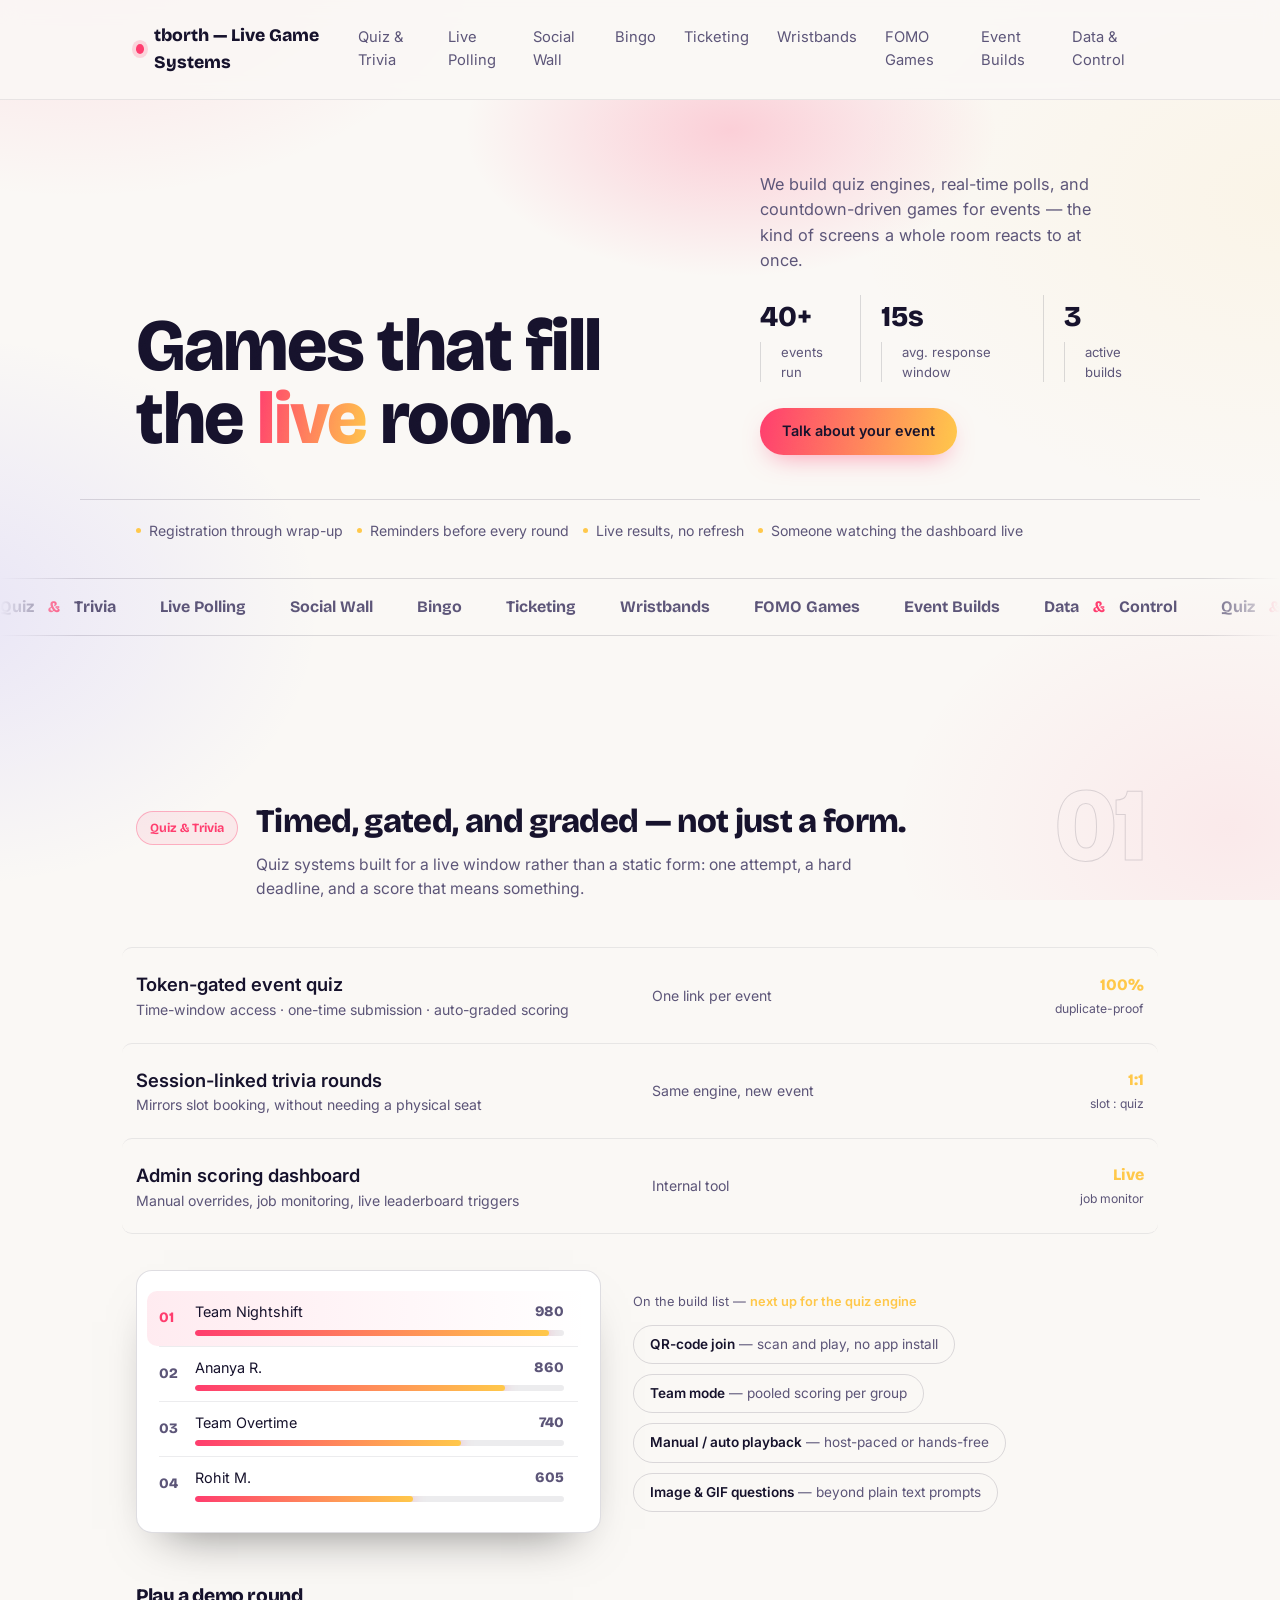
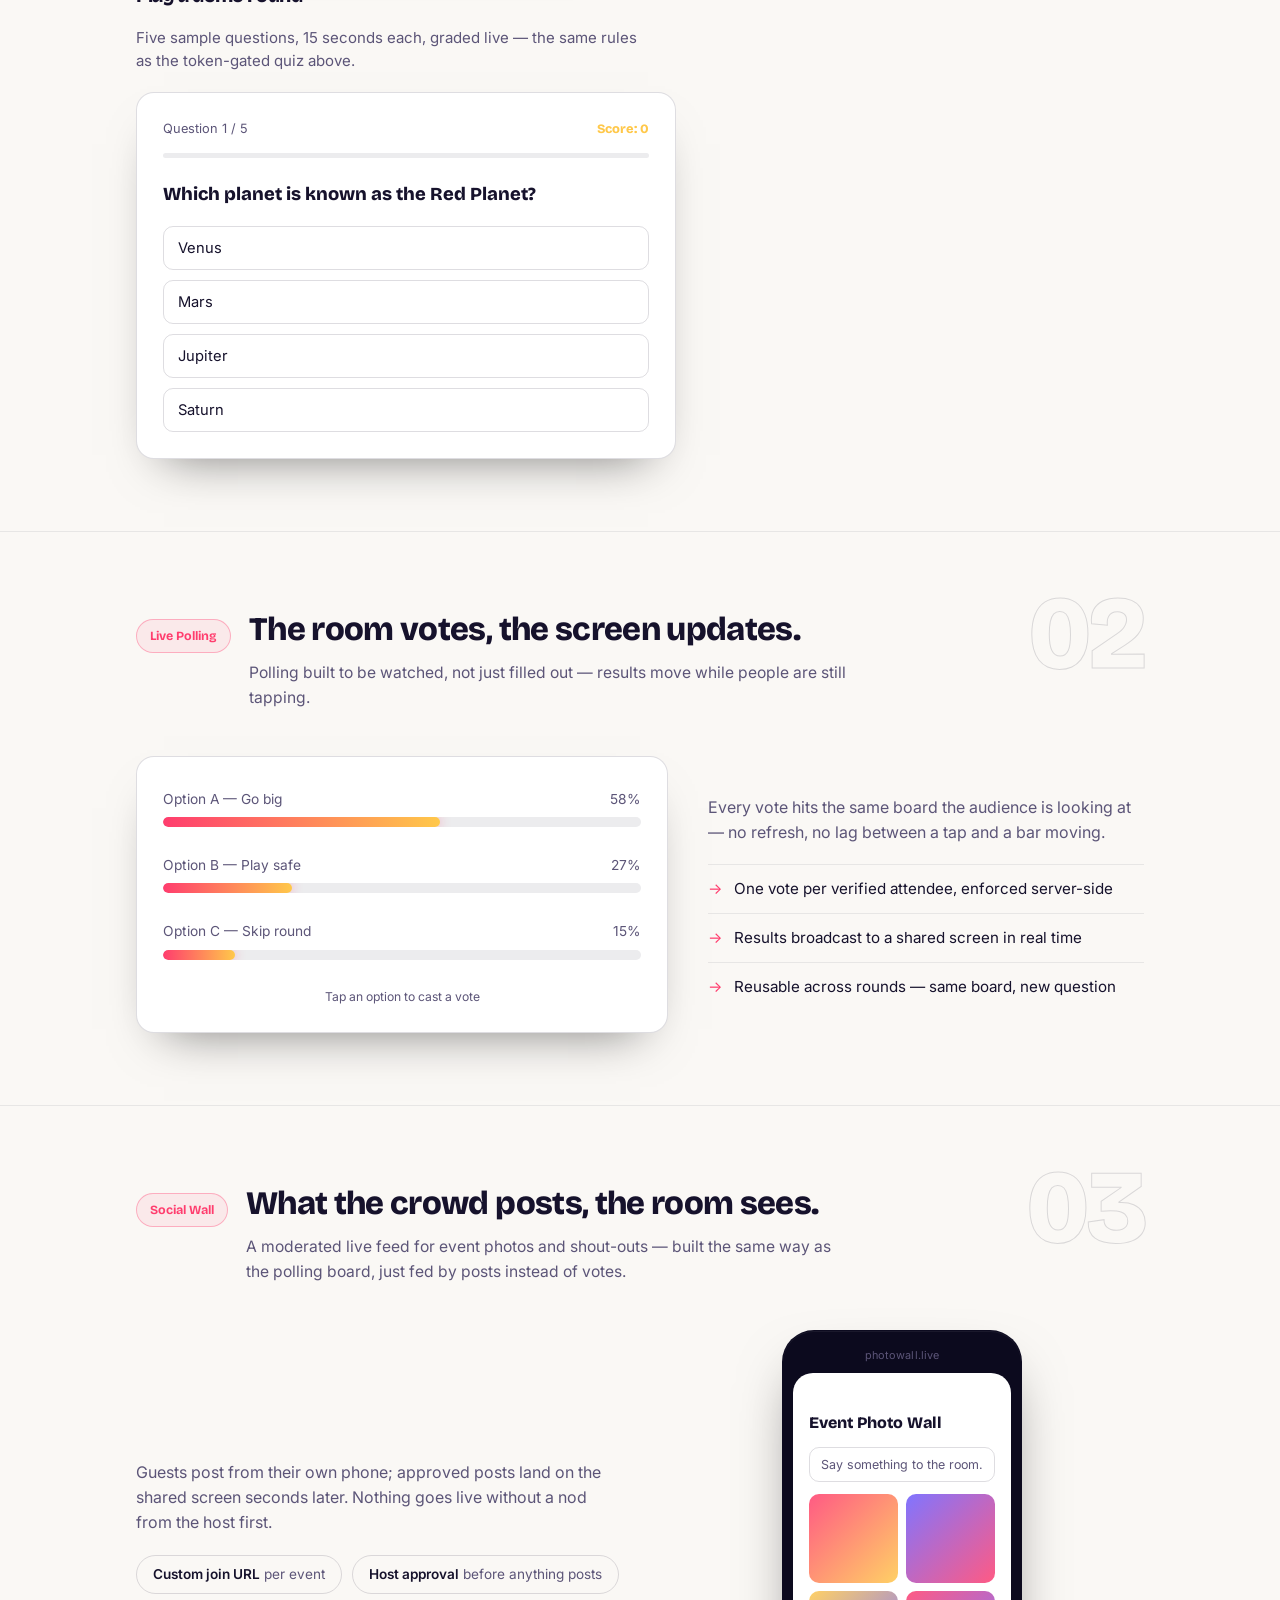
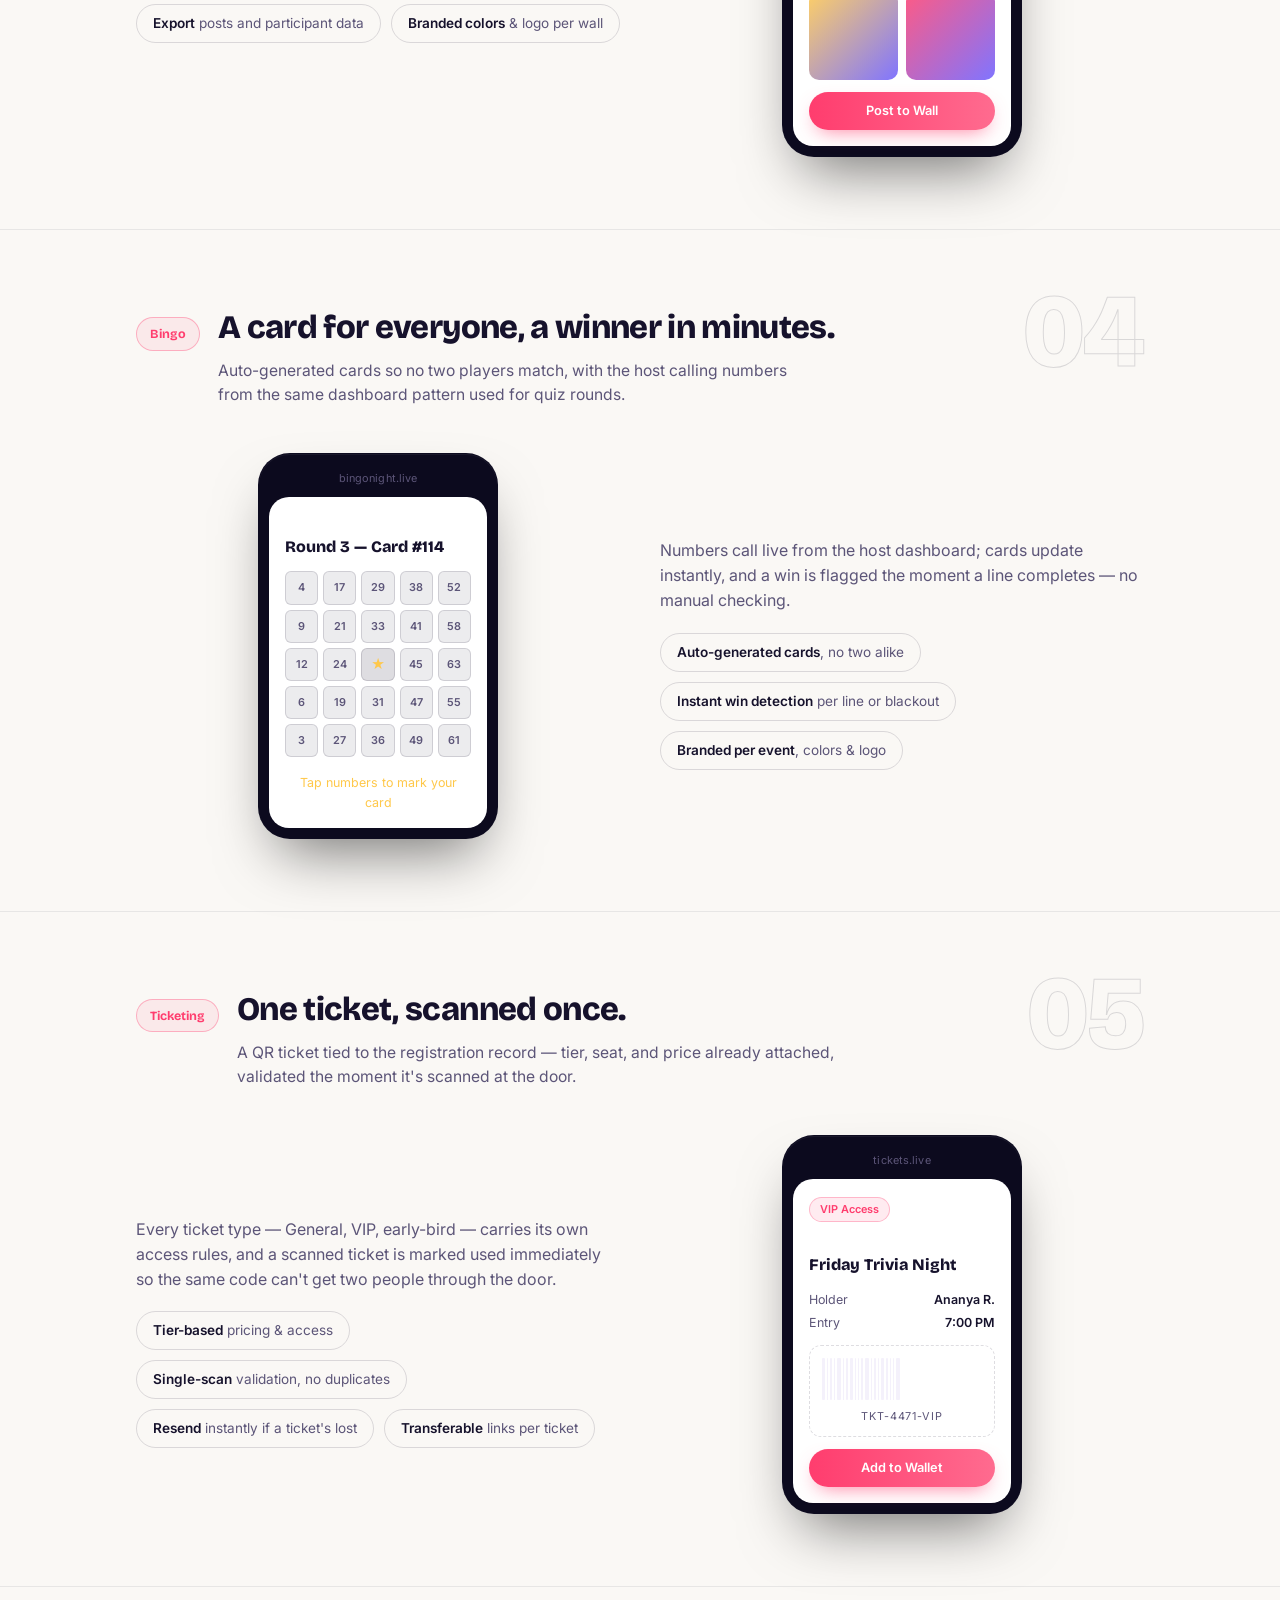
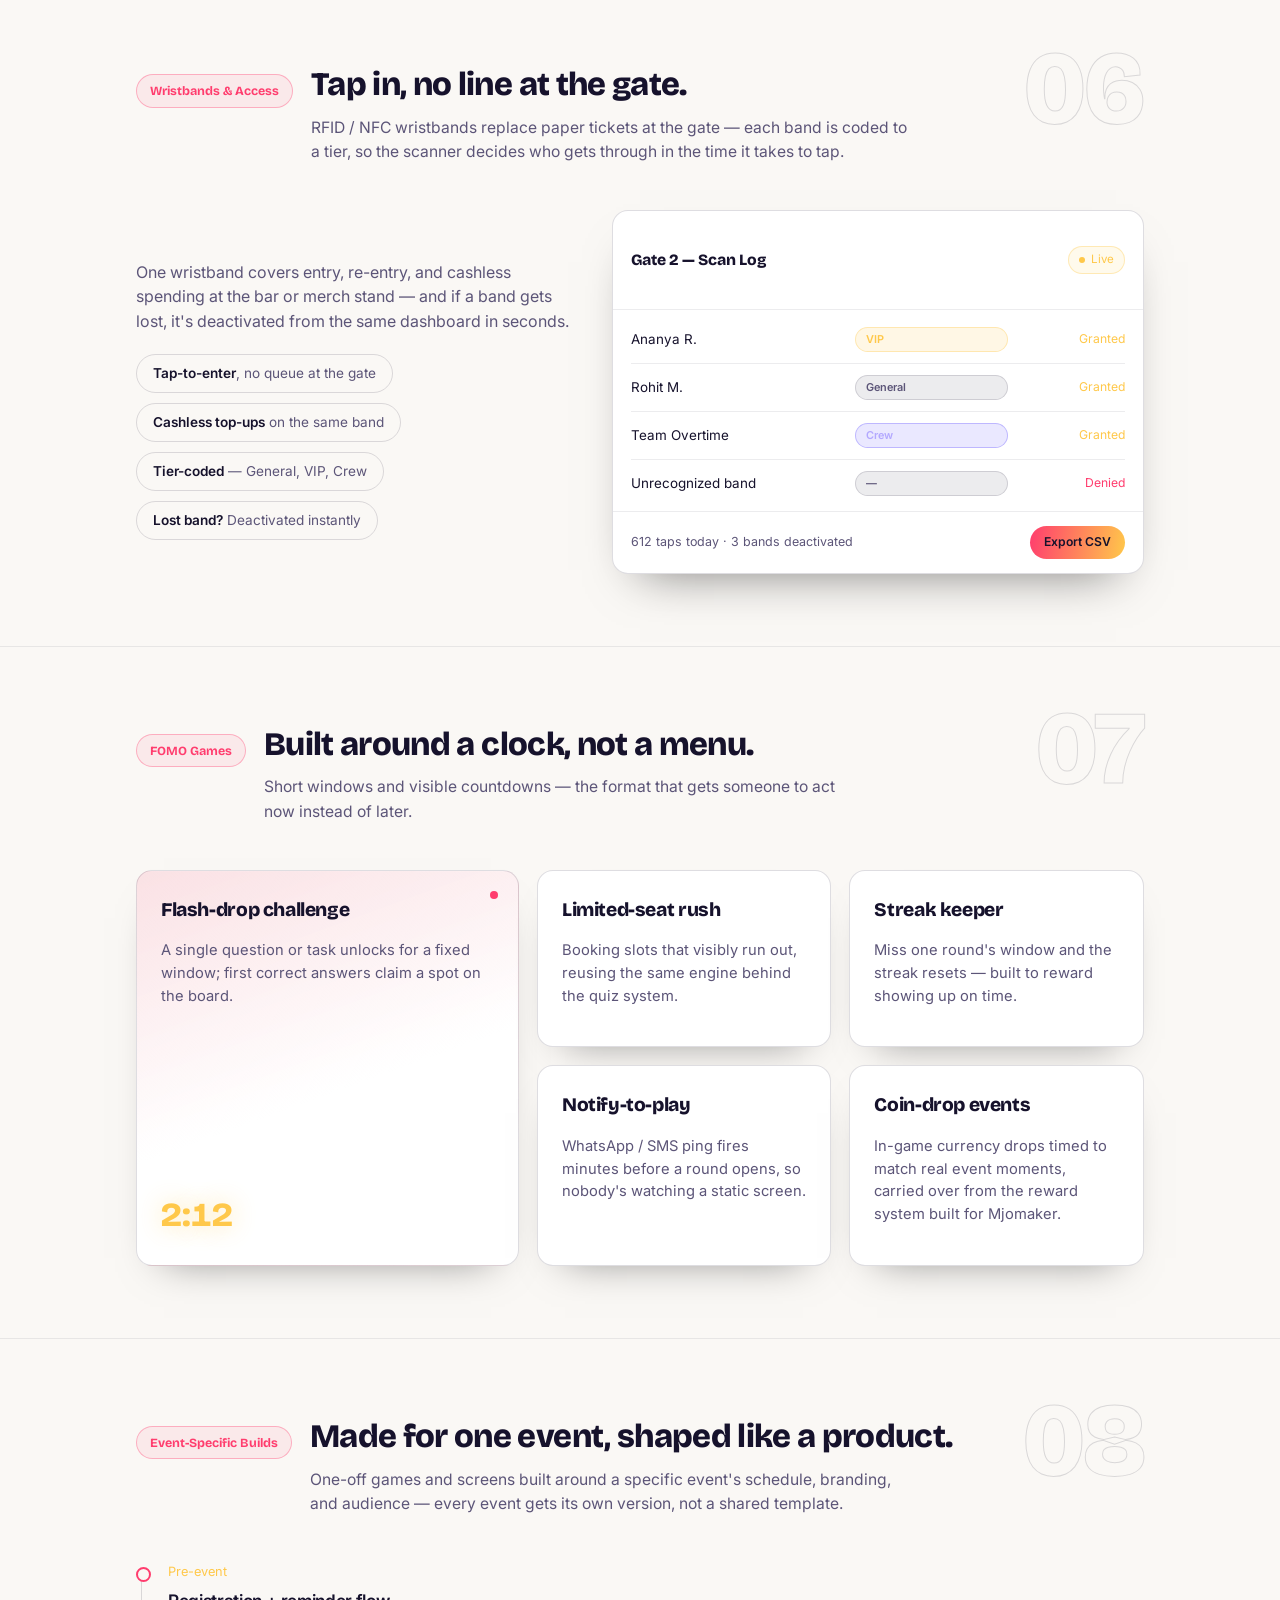
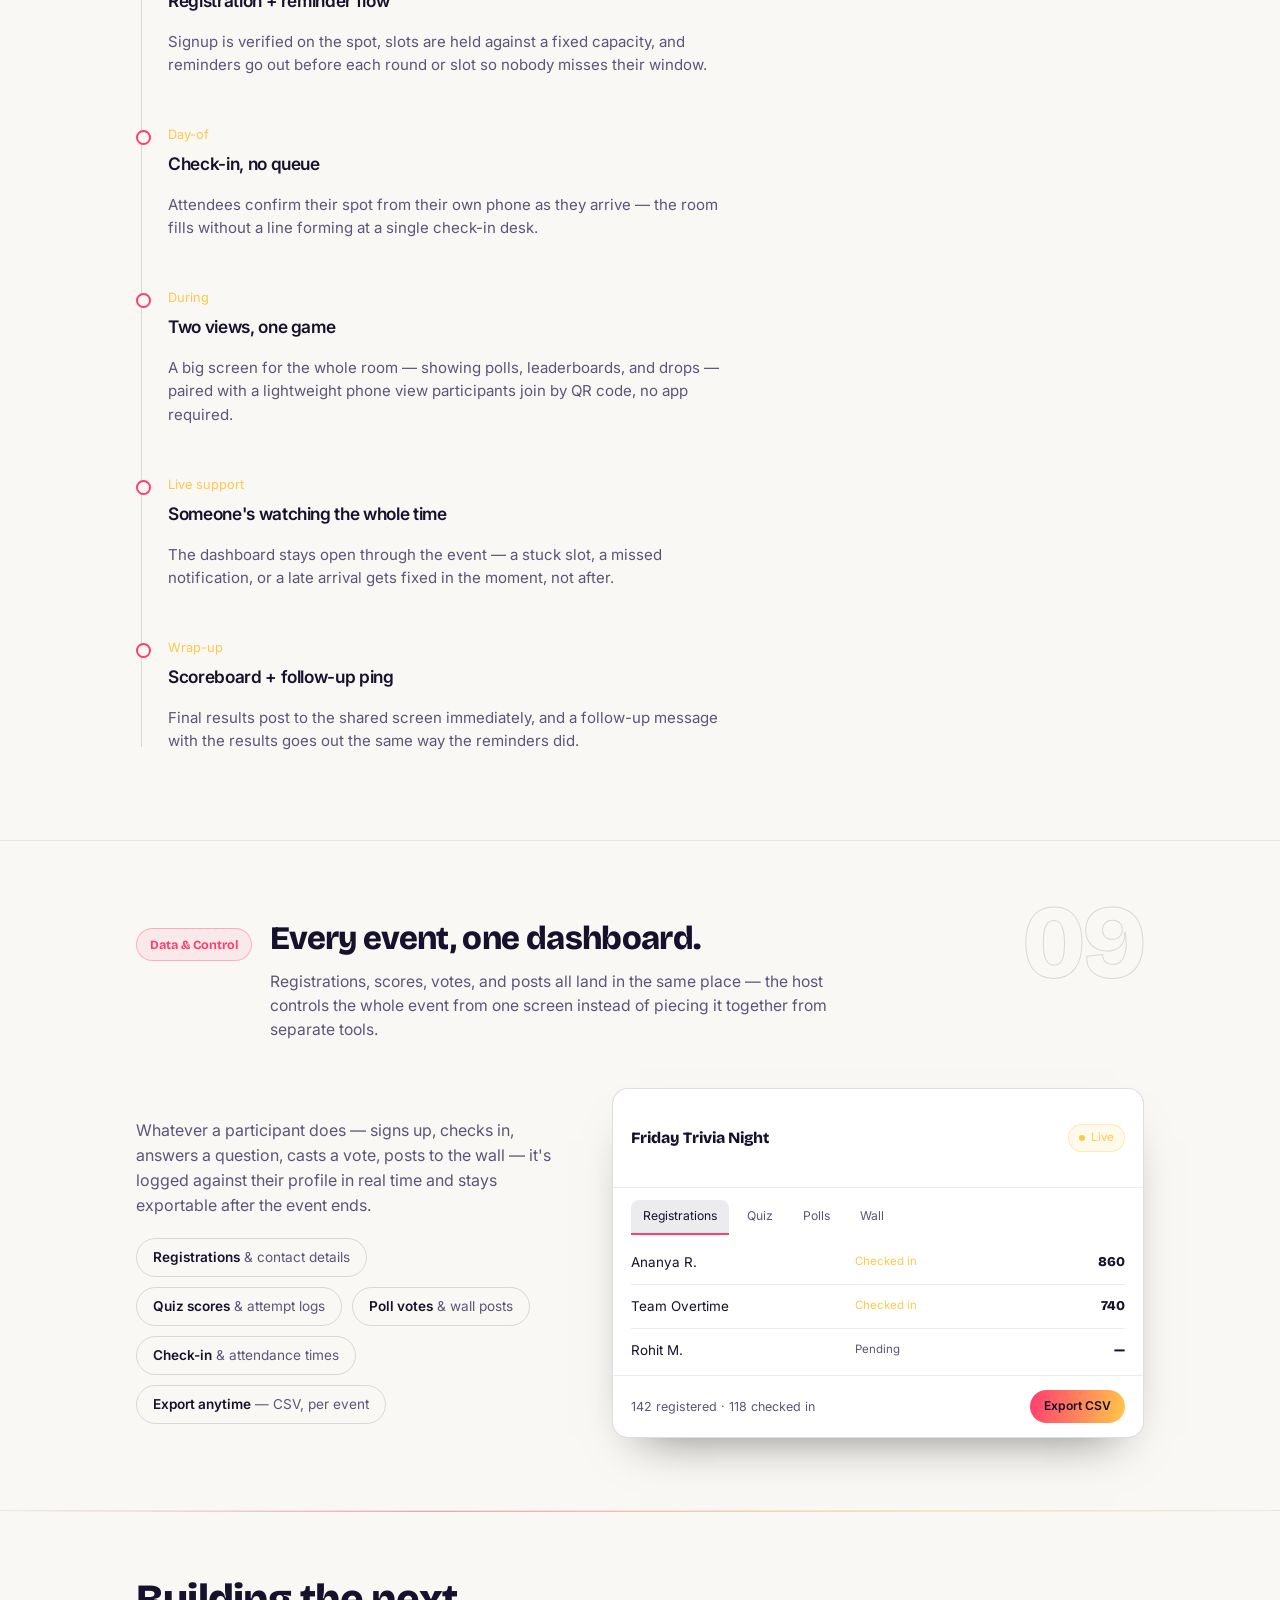
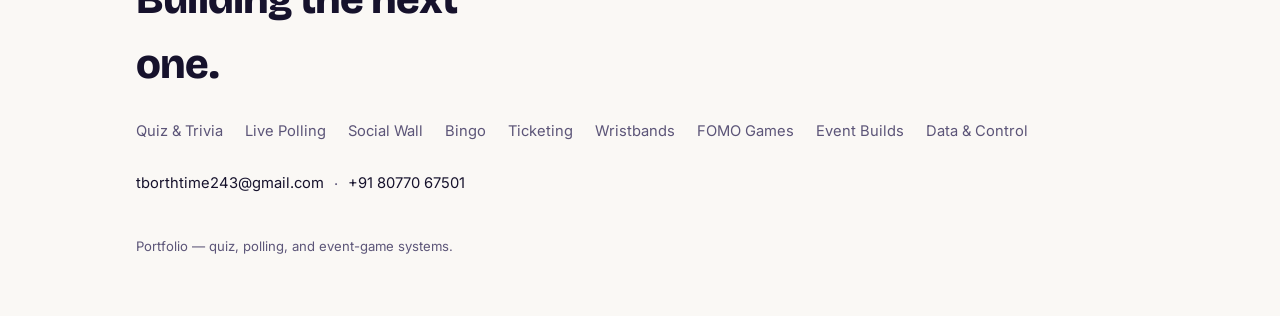
<file: index.html>
<!DOCTYPE html>
<html lang="en">
<head>
<meta charset="UTF-8">
<meta name="viewport" content="width=device-width, initial-scale=1.0">
<title>tborth — Games for Live Rooms</title>
<link rel="preconnect" href="https://fonts.googleapis.com">
<link rel="preconnect" href="https://fonts.gstatic.com" crossorigin>
<link href="https://fonts.googleapis.com/css2?family=Bricolage+Grotesque:opsz,wght@12..96,400;12..96,600;12..96,800&family=Inter:wght@400;500;600&display=swap" rel="stylesheet">
<style>
  :root {
    --bg: #130f28;
    --bg-raised: #1c1740;
    --pink: #ff3d6e;
    --gold: #ffc84a;
    --text: #f4f1fb;
    --text-muted: #9b93c4;
    --line: rgba(244,241,251,0.14);
    --line-soft: rgba(244,241,251,0.08);
  }
  :root:not([data-theme="light"]) { color-scheme: dark; }
  @media (prefers-color-scheme: light) {
    :root:not([data-theme="dark"]) {
      --bg: #faf8f5;
      --bg-raised: #ffffff;
      --text: #16122c;
      --text-muted: #5c5578;
      --line: rgba(22,18,44,0.14);
      --line-soft: rgba(22,18,44,0.08);
    }
  }
  :root[data-theme="light"] {
    --bg: #faf8f5;
    --bg-raised: #ffffff;
    --text: #16122c;
    --text-muted: #5c5578;
    --line: rgba(22,18,44,0.14);
    --line-soft: rgba(22,18,44,0.08);
  }

  * { box-sizing: border-box; }
  html { -webkit-text-size-adjust: 100%; scroll-behavior: smooth; }
  @media (prefers-reduced-motion: reduce) { html { scroll-behavior: auto; } }
  body {
    margin: 0;
    background:
      radial-gradient(680px 420px at 6% -6%, rgba(255,61,110,0.13), transparent 60%),
      radial-gradient(720px 520px at 100% 22%, rgba(255,200,74,0.08), transparent 60%),
      radial-gradient(620px 460px at -4% 68%, rgba(106,92,255,0.12), transparent 60%),
      radial-gradient(560px 420px at 96% 92%, rgba(255,61,110,0.08), transparent 60%),
      var(--bg);
    background-attachment: fixed;
    color: var(--text);
    font-family: 'Inter', system-ui, sans-serif;
    line-height: 1.55;
    -webkit-font-smoothing: antialiased;
  }
  h1, h2, h3, .display {
    font-family: 'Bricolage Grotesque', 'Inter', sans-serif;
    font-weight: 800;
    letter-spacing: -0.02em;
    margin: 0;
  }
  a { color: inherit; }
  a:focus-visible, .chip:focus-visible, button:focus-visible {
    outline: 2px solid var(--pink);
    outline-offset: 3px;
    border-radius: 4px;
  }
  img, svg { max-width: 100%; display: block; }
  .wrap {
    max-width: 1120px;
    margin: 0 auto;
    padding: 0 clamp(20px, 5vw, 56px);
  }
  section, header.hero { scroll-margin-top: 84px; }

  /* ---------- Scroll reveal ---------- */
  .reveal { opacity: 0; transform: translateY(26px); transition: opacity .7s ease, transform .7s ease; }
  .reveal.is-visible { opacity: 1; transform: none; }
  @media (prefers-reduced-motion: reduce) { .reveal { opacity: 1; transform: none; transition: none; } }

  /* ---------- Scrollbar ---------- */
  html { scrollbar-width: thin; scrollbar-color: var(--pink) transparent; }
  ::-webkit-scrollbar { width: 10px; }
  ::-webkit-scrollbar-track { background: transparent; }
  ::-webkit-scrollbar-thumb {
    background: linear-gradient(var(--pink), var(--gold));
    border-radius: 10px;
    border: 2px solid var(--bg);
    background-clip: padding-box;
  }

  /* ---------- Grain texture ---------- */
  .grain {
    position: fixed;
    inset: 0;
    z-index: 999;
    pointer-events: none;
    opacity: 0.035;
    mix-blend-mode: overlay;
    background-image: url("data:image/svg+xml,%3Csvg xmlns='http://www.w3.org/2000/svg' width='140' height='140'%3E%3Cfilter id='n'%3E%3CfeTurbulence type='fractalNoise' baseFrequency='0.85' numOctaves='2' stitchTiles='stitch'/%3E%3C/filter%3E%3Crect width='100%25' height='100%25' filter='url(%23n)'/%3E%3C/svg%3E");
  }

  /* ---------- Nav ---------- */
  nav.wrap {
    display: flex;
    align-items: center;
    justify-content: space-between;
    padding-top: 22px;
    padding-bottom: 22px;
  }
  .nav-outer {
    position: sticky;
    top: 0;
    z-index: 50;
    background: color-mix(in srgb, var(--bg) 88%, transparent);
    backdrop-filter: blur(10px);
    -webkit-backdrop-filter: blur(10px);
    border-bottom: 1px solid var(--line-soft);
    transition: border-color .2s ease;
  }
  .brand {
    display: flex;
    align-items: center;
    gap: 10px;
    font-family: 'Bricolage Grotesque', sans-serif;
    font-weight: 800;
    font-size: 1.1rem;
  }
  .brand-dot {
    width: 10px; height: 10px; border-radius: 50%;
    background: var(--pink);
    box-shadow: 0 0 0 4px rgba(255,61,110,0.18);
  }
  .navlinks { display: flex; gap: 28px; font-size: 0.92rem; color: var(--text-muted); }
  .navlinks a {
    text-decoration: none;
    transition: color .15s ease;
    padding: 4px 0;
    border-bottom: 1px solid transparent;
  }
  .navlinks a:hover, .navlinks a:focus-visible { color: var(--text); border-color: var(--pink); }

  .nav-toggle {
    position: absolute;
    opacity: 0;
    width: 36px; height: 36px;
    top: 0; right: 0;
    cursor: pointer;
    z-index: 2;
  }
  .nav-toggle-btn {
    display: none;
    width: 36px; height: 36px;
    border: 1px solid var(--line);
    border-radius: 9px;
    background: var(--bg-raised);
    align-items: center;
    justify-content: center;
    cursor: pointer;
  }
  .nav-toggle-btn span, .nav-toggle-btn::before, .nav-toggle-btn::after {
    content: "";
    display: block;
    width: 16px; height: 2px;
    background: var(--text);
    position: relative;
    transition: transform .2s ease, opacity .2s ease;
  }
  .nav-toggle-btn::before { transform: translateY(-5px); }
  .nav-toggle-btn::after { transform: translateY(3px); }
  .nav-toggle:checked ~ .nav-toggle-btn span { opacity: 0; }
  .nav-toggle:checked ~ .nav-toggle-btn::before { transform: translateY(1px) rotate(45deg); }
  .nav-toggle:checked ~ .nav-toggle-btn::after { transform: translateY(-1px) rotate(-45deg); }

  /* ---------- Hero ---------- */
  header.hero { padding-top: clamp(24px, 6vw, 56px); padding-bottom: clamp(48px, 8vw, 88px); position: relative; overflow: hidden; }
  header.hero::before {
    content: "";
    position: absolute;
    top: -180px; left: 50%;
    width: 760px; height: 420px;
    transform: translateX(-38%);
    background: radial-gradient(closest-side, rgba(255,61,110,0.22), transparent 70%);
    pointer-events: none;
    z-index: -1;
  }
  .hero-grid {
    display: grid;
    grid-template-columns: 1.5fr 1fr;
    gap: 48px;
    align-items: end;
    border-bottom: 1px solid var(--line);
    padding-bottom: 44px;
  }
  .hero h1 {
    font-size: clamp(2.6rem, 6vw, 4.6rem);
    line-height: 0.98;
  }
  .hero h1 em {
    font-style: normal;
    background: linear-gradient(100deg, var(--pink), var(--gold));
    -webkit-background-clip: text;
    background-clip: text;
    color: transparent;
  }
  .hero-badge-wrap {
    display: inline-block;
    padding: 1.5px;
    border-radius: 999px;
    background: linear-gradient(110deg, var(--pink), var(--gold), var(--pink));
    background-size: 200% 100%;
    animation: shimmer 6s linear infinite;
    margin-bottom: 20px;
  }
  @keyframes shimmer { to { background-position: 200% 0; } }
  .hero-badge {
    display: flex;
    align-items: center;
    gap: 9px;
    font-size: 0.76rem;
    font-weight: 600;
    letter-spacing: 0.02em;
    color: var(--text);
    background: var(--bg);
    padding: 8px 16px 8px 12px;
    border-radius: 999px;
  }
  .hero-badge .dot {
    width: 7px; height: 7px; border-radius: 50%; flex-shrink: 0;
    background: linear-gradient(135deg, var(--pink), var(--gold));
    box-shadow: 0 0 0 3px rgba(255,61,110,0.18), 0 0 10px rgba(255,61,110,0.6);
    animation: pulse 1.8s ease-in-out infinite;
  }
  @media (prefers-reduced-motion: reduce) { .hero-badge-wrap { animation: none; } }
  .hero-side p {
    color: var(--text-muted);
    font-size: 1.02rem;
    max-width: 34ch;
  }
  .hero-meta {
    margin-top: 22px;
    display: flex;
    gap: 28px;
  }
  .hero-meta div { padding-left: 20px; border-left: 1px solid var(--line); }
  .hero-meta div:first-child { padding-left: 0; border-left: none; }
  .hero-meta .num { font-family: 'Bricolage Grotesque', sans-serif; font-weight: 800; font-size: 1.8rem; }
  .hero-meta .lab { color: var(--text-muted); font-size: 0.82rem; margin-top: 2px; }

  .btn {
    display: inline-flex;
    align-items: center;
    gap: 8px;
    text-decoration: none;
    font-size: 0.9rem;
    font-weight: 600;
    padding: 12px 22px;
    border-radius: 999px;
    background: linear-gradient(100deg, var(--pink), var(--gold));
    color: #16122c;
    box-shadow: 0 10px 26px -10px rgba(255,61,110,0.55);
    transition: transform .16s ease, box-shadow .16s ease;
  }
  .btn:hover, .btn:focus-visible { transform: translateY(-2px); box-shadow: 0 14px 30px -10px rgba(255,61,110,0.65); }

  .hero-strip {
    display: flex;
    flex-wrap: wrap;
    gap: 10px 14px;
    padding-top: 20px;
    color: var(--text-muted);
    font-size: 0.88rem;
  }
  .hero-strip span { display: flex; align-items: center; gap: 8px; }
  .hero-strip span::before {
    content: "";
    width: 5px; height: 5px; border-radius: 50%;
    background: var(--gold);
  }

  /* ---------- Marquee ---------- */
  .marquee {
    overflow: hidden;
    border-top: 1px solid var(--line);
    border-bottom: 1px solid var(--line);
    padding: 16px 0;
    margin-top: 36px;
    -webkit-mask-image: linear-gradient(90deg, transparent, black 6%, black 94%, transparent);
    mask-image: linear-gradient(90deg, transparent, black 6%, black 94%, transparent);
  }
  .marquee-track {
    display: flex;
    width: max-content;
    gap: 44px;
    animation: marquee-scroll 26s linear infinite;
  }
  .marquee-track span {
    display: flex;
    align-items: center;
    gap: 14px;
    font-family: 'Bricolage Grotesque', sans-serif;
    font-weight: 700;
    font-size: 1rem;
    color: var(--text-muted);
    white-space: nowrap;
  }
  .marquee-track span em {
    font-style: normal;
    color: var(--pink);
  }
  @keyframes marquee-scroll { from { transform: translateX(0); } to { transform: translateX(-50%); } }
  @media (prefers-reduced-motion: reduce) { .marquee-track { animation: none; } }
  .marquee:hover .marquee-track { animation-play-state: paused; }

  /* ---------- Section labels ---------- */
  .section-head {
    display: grid;
    grid-template-columns: auto 1fr;
    align-items: baseline;
    gap: 18px;
    margin-bottom: 30px;
    position: relative;
  }
  .sec-num {
    position: absolute;
    top: -22px;
    right: 0;
    font-family: 'Bricolage Grotesque', sans-serif;
    font-weight: 800;
    font-size: clamp(3.2rem, 9vw, 6.5rem);
    line-height: 1;
    color: var(--line);
    letter-spacing: -0.02em;
    z-index: -1;
    pointer-events: none;
    user-select: none;
  }
  @supports (-webkit-text-stroke: 1px black) {
    .sec-num { color: transparent; -webkit-text-stroke: 1px var(--line); }
  }
  @media (max-width: 760px) { .sec-num { display: none; } }
  .section-head .idx {
    font-family: 'Bricolage Grotesque', sans-serif;
    font-weight: 700;
    font-size: 0.78rem;
    color: var(--pink);
    border: 1px solid rgba(255,61,110,0.35);
    background: rgba(255,61,110,0.08);
    padding: 6px 13px;
    border-radius: 999px;
    white-space: nowrap;
  }
  .section-head h2 { font-size: clamp(1.5rem, 3vw, 2.05rem); }
  .section-head p { color: var(--text-muted); margin-top: 6px; font-size: 0.98rem; max-width: 60ch; }
  section { padding: clamp(40px, 7vw, 72px) 0; border-bottom: 1px solid var(--line-soft); }

  /* ---------- Category: Quiz & Trivia (list w/ inline stats) ---------- */
  .quiz-list { display: flex; flex-direction: column; }
  .quiz-row {
    display: grid;
    grid-template-columns: 2.1fr 1fr 1fr;
    gap: 20px;
    padding: 22px 14px;
    margin: 0 -14px;
    border-top: 1px solid var(--line-soft);
    align-items: center;
    border-radius: 10px;
    transition: background .15s ease;
  }
  .quiz-row:hover { background: var(--line-soft); }
  .quiz-row:last-child { border-bottom: 1px solid var(--line-soft); }
  .quiz-row h3 { font-size: 1.15rem; font-weight: 600; font-family: 'Inter', sans-serif; letter-spacing: normal; }
  .quiz-row .tag {
    color: var(--text-muted);
    font-size: 0.88rem;
  }
  .quiz-row .stat {
    text-align: right;
    font-family: 'Bricolage Grotesque', sans-serif;
    font-weight: 800;
    color: var(--gold);
  }
  .quiz-row .stat small { display: block; color: var(--text-muted); font-family: 'Inter'; font-weight: 400; font-size: 0.76rem; margin-top: 2px; }

  /* ---------- Quiz: roadmap panel (leaderboard + chips) ---------- */
  .roadmap {
    margin-top: 36px;
    display: grid;
    grid-template-columns: 1fr 1.1fr;
    gap: 32px;
    align-items: start;
  }
  .roadmap-label {
    font-size: 0.8rem;
    color: var(--text-muted);
    margin-bottom: 14px;
  }
  .roadmap-label strong { color: var(--gold); font-weight: 600; }
  .leaderboard {
    background: var(--bg-raised);
    border: 1px solid var(--line);
    border-radius: 16px;
    padding: 20px 22px;
    box-shadow: 0 1px 0 rgba(255,255,255,0.05) inset, 0 24px 48px -28px rgba(0,0,0,0.55);
  }
  .lb-row {
    display: grid;
    grid-template-columns: 22px 1fr auto;
    align-items: center;
    gap: 14px;
    padding: 10px 0;
    border-top: 1px solid var(--line-soft);
  }
  .lb-row:first-child { border-top: none; }
  .lb-row.is-lead { background: linear-gradient(90deg, rgba(255,61,110,0.1), transparent); margin: 0 -12px; padding: 10px 12px; border-radius: 10px; }
  .lb-row.is-lead { border-top: none; }
  .lb-rank { font-family: 'Bricolage Grotesque', sans-serif; font-weight: 800; color: var(--text-muted); font-size: 0.9rem; }
  .lb-row.is-lead .lb-rank { color: var(--pink); }
  .lb-name-track { }
  .lb-name { display: flex; justify-content: space-between; font-size: 0.9rem; margin-bottom: 6px; }
  .lb-name span:last-child { color: var(--text-muted); font-family: 'Bricolage Grotesque', sans-serif; font-weight: 800; }
  .lb-track { height: 6px; border-radius: 4px; background: var(--line-soft); overflow: hidden; }
  .lb-fill { height: 100%; border-radius: 4px; background: linear-gradient(90deg, var(--pink), var(--gold)); box-shadow: 0 0 12px rgba(255,61,110,0.5); }

  .chip-list { display: flex; flex-direction: column; justify-content: center; height: 100%; }
  .chip-row { display: flex; flex-wrap: wrap; gap: 10px; }
  .chip {
    border: 1px solid var(--line);
    border-radius: 999px;
    padding: 8px 16px;
    font-size: 0.85rem;
    color: var(--text-muted);
    transition: border-color .15s ease, color .15s ease;
  }
  .chip:hover { border-color: var(--gold); color: var(--text); }
  .chip strong { color: var(--text); font-weight: 600; }

  /* ---------- Quiz demo (playable) ---------- */
  .quiz-demo { margin-top: 48px; }
  .quiz-demo-head h3 {
    font-size: 1.2rem;
    margin-bottom: 6px;
  }
  .quiz-demo-head p { color: var(--text-muted); font-size: 0.94rem; margin-bottom: 20px; max-width: 56ch; }
  .quiz-demo-card {
    background: var(--bg-raised);
    border: 1px solid var(--line);
    border-radius: 18px;
    padding: 26px;
    max-width: 540px;
    box-shadow: 0 1px 0 rgba(255,255,255,0.05) inset, 0 24px 48px -28px rgba(0,0,0,0.55);
  }
  .qd-top {
    display: flex;
    justify-content: space-between;
    align-items: center;
    font-size: 0.8rem;
    color: var(--text-muted);
    margin-bottom: 14px;
  }
  .qd-score { font-family: 'Bricolage Grotesque', sans-serif; font-weight: 800; color: var(--gold); }
  .qd-timer-track { height: 5px; border-radius: 4px; background: var(--line-soft); overflow: hidden; margin-bottom: 22px; }
  .qd-timer-fill { height: 100%; width: 100%; background: linear-gradient(90deg, var(--pink), var(--gold)); }
  .qd-question {
    font-family: 'Bricolage Grotesque', sans-serif;
    font-weight: 800;
    font-size: 1.15rem;
    margin-bottom: 18px;
  }
  .qd-options { display: flex; flex-direction: column; gap: 10px; }
  .qd-option {
    text-align: left;
    border: 1px solid var(--line);
    background: transparent;
    color: var(--text);
    border-radius: 10px;
    padding: 12px 14px;
    font-size: 0.92rem;
    font-family: 'Inter', sans-serif;
    cursor: pointer;
    transition: border-color .15s ease, background .15s ease;
  }
  .qd-option:hover:not(:disabled) { border-color: var(--pink); }
  .qd-option:disabled { cursor: default; }
  .qd-option.correct { border-color: var(--gold); background: rgba(255,200,74,0.12); color: var(--gold); }
  .qd-option.incorrect { border-color: var(--pink); background: rgba(255,61,110,0.12); color: var(--pink); }
  .qd-result { text-align: center; padding: 10px 0 4px; }
  .qd-result .big {
    font-family: 'Bricolage Grotesque', sans-serif;
    font-weight: 800;
    font-size: 2.4rem;
    background: linear-gradient(100deg, var(--pink), var(--gold));
    -webkit-background-clip: text;
    background-clip: text;
    color: transparent;
  }
  .qd-result p { color: var(--text-muted); margin-top: 6px; font-size: 0.92rem; }
  .qd-replay {
    margin-top: 18px;
    border: none;
    cursor: pointer;
    font-family: 'Inter', sans-serif;
  }

  /* ---------- Device mockup (Social Wall / Bingo) ---------- */
  .device-feature {
    display: grid;
    grid-template-columns: 1fr 1fr;
    gap: 40px;
    align-items: center;
  }
  .device-feature.reverse .device-stage { order: -1; }
  .device-stage { display: flex; justify-content: center; }
  .phone-frame {
    width: 240px;
    background: #0c0a1e;
    border: 1px solid var(--line);
    border-radius: 32px;
    padding: 10px;
    box-shadow: 0 1px 0 rgba(255,255,255,0.06) inset, 0 30px 60px -20px rgba(0,0,0,0.55);
  }
  .phone-url {
    text-align: center;
    font-size: 0.68rem;
    color: var(--text-muted);
    padding: 6px 0 10px;
    letter-spacing: 0.01em;
  }
  .phone-screen {
    background: var(--bg-raised);
    border-radius: 20px;
    padding: 16px;
    min-height: 300px;
  }
  .phone-screen h4 {
    font-family: 'Bricolage Grotesque', sans-serif;
    font-weight: 800;
    font-size: 1rem;
    margin-bottom: 12px;
  }

  .wall-input {
    display: block;
    width: 100%;
    border: 1px solid var(--line);
    border-radius: 10px;
    padding: 9px 11px;
    font-size: 0.78rem;
    font-family: 'Inter', sans-serif;
    color: var(--text);
    background: transparent;
    margin-bottom: 12px;
  }
  .wall-input::placeholder { color: var(--text-muted); }
  .wall-input:focus { outline: none; border-color: var(--pink); }
  .wall-grid { display: grid; grid-template-columns: repeat(2, 1fr); gap: 8px; margin-bottom: 12px; }
  .wall-tile {
    aspect-ratio: 1;
    border-radius: 10px;
    background: linear-gradient(135deg, var(--pink), var(--gold));
    opacity: 0.85;
    display: flex;
    align-items: flex-end;
    padding: 6px;
    font-size: 0.62rem;
    font-weight: 600;
    color: rgba(22,18,44,0.85);
    line-height: 1.2;
    overflow: hidden;
  }
  .wall-tile:nth-child(2) { background: linear-gradient(135deg, #6a5cff, var(--pink)); }
  .wall-tile:nth-child(3) { background: linear-gradient(135deg, var(--gold), #6a5cff); }
  .wall-tile:nth-child(4) { background: linear-gradient(135deg, var(--pink), #6a5cff); }
  .wall-btn {
    text-align: center;
    background: linear-gradient(90deg, var(--pink), #ff6b8f);
    color: #fff;
    border-radius: 999px;
    padding: 9px;
    font-size: 0.8rem;
    font-weight: 600;
    box-shadow: 0 8px 20px -8px rgba(255,61,110,0.7);
    cursor: pointer;
    user-select: none;
  }

  .bingo-grid { display: grid; grid-template-columns: repeat(5, 1fr); gap: 5px; margin-bottom: 12px; }
  .bingo-cell {
    aspect-ratio: 1;
    border-radius: 6px;
    background: var(--line-soft);
    border: 1px solid var(--line);
    display: flex;
    align-items: center;
    justify-content: center;
    font-size: 0.68rem;
    font-weight: 600;
    color: var(--text-muted);
    cursor: pointer;
    transition: background .15s ease, transform .1s ease;
    user-select: none;
  }
  .bingo-cell:hover { border-color: var(--pink); }
  .bingo-cell:active { transform: scale(0.92); }
  .bingo-cell.marked { background: linear-gradient(135deg, var(--pink), var(--gold)); border-color: transparent; box-shadow: 0 4px 10px -3px rgba(255,61,110,0.6); color: #16122c; }
  .bingo-cell.free { background: var(--line); color: var(--gold); cursor: default; font-size: 0.85rem; }
  .bingo-status {
    font-size: 0.78rem;
    color: var(--gold);
    text-align: center;
    padding-top: 4px;
  }
  .bingo-status.win { color: var(--gold); font-weight: 700; animation: pulse-text 1s ease-in-out 2; }
  @keyframes pulse-text { 0%, 100% { opacity: 1; } 50% { opacity: 0.4; } }

  /* ---------- Ticketing (phone ticket + barcode) ---------- */
  .ticket-tier {
    display: inline-block;
    font-size: 0.68rem;
    font-weight: 600;
    color: var(--pink);
    background: rgba(255,61,110,0.1);
    border: 1px solid rgba(255,61,110,0.3);
    padding: 3px 10px;
    border-radius: 999px;
    margin-bottom: 10px;
  }
  .ticket-stub {
    border: 1px dashed var(--line);
    border-radius: 12px;
    padding: 12px;
    margin: 12px 0;
    text-align: center;
  }
  .barcode { display: flex; align-items: stretch; gap: 2px; height: 42px; margin-bottom: 8px; }
  .barcode span { background: #f4f1fb; display: block; border-radius: 1px; }
  .ticket-num { font-size: 0.68rem; color: var(--text-muted); letter-spacing: 0.08em; }
  .ticket-row { display: flex; justify-content: space-between; font-size: 0.78rem; color: var(--text-muted); margin-bottom: 4px; }
  .ticket-row strong { color: var(--text); font-weight: 600; }

  /* ---------- Wristbands / access log ---------- */
  .tier-pill {
    display: inline-block;
    font-size: 0.68rem;
    font-weight: 600;
    padding: 3px 10px;
    border-radius: 999px;
    border: 1px solid var(--line);
  }
  .tier-pill.vip { background: rgba(255,200,74,0.14); color: var(--gold); border-color: rgba(255,200,74,0.35); }
  .tier-pill.general { background: var(--line-soft); color: var(--text-muted); }
  .tier-pill.crew { background: rgba(106,92,255,0.14); color: #b3a8ff; border-color: rgba(106,92,255,0.35); }
  .scan-status { font-size: 0.76rem; text-align: right; }
  .scan-status.granted { color: var(--gold); }
  .scan-status.denied { color: var(--pink); }
  .wristband-icon {
    width: 34px; height: 34px;
    border-radius: 10px;
    display: flex; align-items: center; justify-content: center;
    background: linear-gradient(135deg, var(--pink), var(--gold));
    flex-shrink: 0;
  }

  /* ---------- Category: Live Polling (big feature + side notes) ---------- */
  .poll-feature {
    display: grid;
    grid-template-columns: 1.1fr 0.9fr;
    gap: 40px;
    align-items: center;
  }
  .poll-visual {
    background: var(--bg-raised);
    border: 1px solid var(--line);
    border-radius: 18px;
    padding: 26px;
    box-shadow: 0 1px 0 rgba(255,255,255,0.05) inset, 0 24px 48px -28px rgba(0,0,0,0.55);
  }
  .poll-bar-row {
    margin: 0 -6px 16px;
    padding: 6px;
    border-radius: 10px;
    cursor: pointer;
    transition: background .15s ease;
  }
  .poll-bar-row:last-child { margin-bottom: -10px; }
  .poll-bar-row:hover { background: var(--line-soft); }
  .poll-bar-row.voted { cursor: default; }
  .poll-bar-row.voted:hover { background: transparent; }
  .poll-bar-row.picked .poll-bar-label span:first-child::after { content: " ✓"; color: var(--gold); }
  .poll-bar-label { display: flex; justify-content: space-between; font-size: 0.86rem; margin-bottom: 7px; color: var(--text-muted); }
  .poll-bar-track { height: 10px; border-radius: 6px; background: var(--line-soft); overflow: hidden; }
  .poll-bar-fill { height: 100%; border-radius: 6px; background: linear-gradient(90deg, var(--pink), var(--gold)); box-shadow: 0 0 12px rgba(255,61,110,0.4); transition: width .5s cubic-bezier(.2,.8,.2,1); }
  .poll-hint { font-size: 0.76rem; color: var(--text-muted); text-align: center; padding-top: 6px; }
  .poll-copy p { color: var(--text-muted); }
  .poll-copy ul { padding-left: 0; list-style: none; margin: 20px 0 0; }
  .poll-copy li {
    padding: 12px 0;
    border-top: 1px solid var(--line-soft);
    font-size: 0.95rem;
    display: flex;
    gap: 12px;
  }
  .poll-copy li::before { content: "→"; color: var(--pink); flex-shrink: 0; }

  /* ---------- Category: FOMO games (countdown-styled cards, asymmetric) ---------- */
  .fomo-grid {
    display: grid;
    grid-template-columns: 1.3fr 1fr 1fr;
    grid-template-rows: auto auto;
    gap: 18px;
  }
  .fomo-card {
    background: var(--bg-raised);
    border: 1px solid var(--line);
    border-radius: 16px;
    padding: 24px;
    position: relative;
    overflow: hidden;
    transition: border-color .18s ease, transform .18s ease, box-shadow .18s ease;
    box-shadow: 0 1px 0 rgba(255,255,255,0.05) inset, 0 20px 40px -28px rgba(0,0,0,0.5);
  }
  .fomo-card:hover { border-color: var(--pink); transform: translateY(-3px); box-shadow: 0 1px 0 rgba(255,255,255,0.05) inset, 0 20px 36px -18px rgba(255,61,110,0.35); }
  .fomo-card.lead {
    grid-row: span 2;
    display: flex;
    flex-direction: column;
    justify-content: space-between;
    background: linear-gradient(160deg, rgba(255,61,110,0.12), var(--bg-raised) 55%);
  }
  .fomo-card.lead:hover { transform: translateY(-4px) rotate(-0.5deg); }
  .fomo-card h3 { font-size: 1.2rem; margin-bottom: 8px; }
  .fomo-card p { color: var(--text-muted); font-size: 0.92rem; }
  .fomo-clock {
    font-family: 'Bricolage Grotesque', sans-serif;
    font-weight: 800;
    font-size: 2.1rem;
    color: var(--gold);
    margin-top: 14px;
    font-variant-numeric: tabular-nums;
    text-shadow: 0 0 24px rgba(255,200,74,0.45);
  }
  .fomo-pulse {
    position: absolute; top: 20px; right: 20px;
    width: 8px; height: 8px; border-radius: 50%;
    background: var(--pink);
    animation: pulse 1.8s ease-in-out infinite;
  }
  @keyframes pulse {
    0%, 100% { box-shadow: 0 0 0 0 rgba(255,61,110,0.5); }
    50% { box-shadow: 0 0 0 6px rgba(255,61,110,0); }
  }
  @media (prefers-reduced-motion: reduce) {
    .fomo-pulse { animation: none; }
    .poll-bar-fill { transition: none; }
  }

  /* ---------- Category: Event-specific builds (timeline) ---------- */
  .timeline { position: relative; padding-left: 28px; }
  .timeline::before {
    content: ""; position: absolute; left: 5px; top: 6px; bottom: 6px;
    width: 1px; background: var(--line);
  }
  .tl-item { position: relative; padding-bottom: 34px; padding-left: 4px; transition: padding-left .18s ease; }
  .tl-item:hover { padding-left: 10px; }
  .tl-item:last-child { padding-bottom: 0; }
  .tl-item::before {
    content: ""; position: absolute; left: -28px; top: 5px;
    width: 11px; height: 11px; border-radius: 50%;
    background: var(--bg); border: 2px solid var(--pink);
  }
  .tl-item h3 { font-size: 1.08rem; font-weight: 600; font-family: 'Inter'; margin-bottom: 6px; }
  .tl-item p { color: var(--text-muted); font-size: 0.94rem; max-width: 62ch; }
  .tl-item .meta { font-size: 0.8rem; color: var(--gold); margin-bottom: 6px; display: block; }

  /* ---------- Dashboard / data mock ---------- */
  .dash-feature {
    display: grid;
    grid-template-columns: 0.9fr 1.1fr;
    gap: 40px;
    align-items: center;
  }
  .dash-panel {
    background: var(--bg-raised);
    border: 1px solid var(--line);
    border-radius: 16px;
    overflow: hidden;
    box-shadow: 0 1px 0 rgba(255,255,255,0.05) inset, 0 24px 48px -28px rgba(0,0,0,0.55);
  }
  .dash-head {
    display: flex;
    align-items: center;
    justify-content: space-between;
    padding: 16px 18px;
    border-bottom: 1px solid var(--line-soft);
  }
  .dash-head h4 {
    font-family: 'Bricolage Grotesque', sans-serif;
    font-weight: 800;
    font-size: 0.98rem;
  }
  .dash-live {
    display: inline-flex;
    align-items: center;
    gap: 6px;
    font-size: 0.72rem;
    color: var(--gold);
    border: 1px solid rgba(255,200,74,0.35);
    background: rgba(255,200,74,0.1);
    padding: 4px 10px;
    border-radius: 999px;
  }
  .dash-live .dot { width: 6px; height: 6px; border-radius: 50%; background: var(--gold); animation: pulse 1.8s ease-in-out infinite; }
  .dash-tabs { display: flex; gap: 6px; padding: 12px 18px 0; }
  .dash-tab {
    font-size: 0.76rem;
    color: var(--text-muted);
    padding: 7px 12px;
    border-radius: 8px 8px 0 0;
    border-bottom: 2px solid transparent;
  }
  .dash-tab.active { color: var(--text); border-color: var(--pink); background: var(--line-soft); }
  .dash-table { padding: 6px 18px 4px; }
  .dash-row {
    display: grid;
    grid-template-columns: 1.4fr 1fr 0.7fr;
    gap: 10px;
    padding: 11px 0;
    border-top: 1px solid var(--line-soft);
    font-size: 0.84rem;
    align-items: center;
  }
  .dash-row:first-child { border-top: none; }
  .dash-row .status { font-size: 0.72rem; }
  .dash-row .status.in { color: var(--gold); }
  .dash-row .status.pending { color: var(--text-muted); }
  .dash-row .score { text-align: right; font-family: 'Bricolage Grotesque', sans-serif; font-weight: 800; }
  .dash-foot {
    display: flex;
    align-items: center;
    justify-content: space-between;
    padding: 14px 18px;
    border-top: 1px solid var(--line-soft);
    font-size: 0.78rem;
    color: var(--text-muted);
  }
  .btn-sm {
    display: inline-flex;
    align-items: center;
    font-size: 0.76rem;
    font-weight: 600;
    padding: 7px 14px;
    border-radius: 999px;
    background: linear-gradient(100deg, var(--pink), var(--gold));
    color: #16122c;
    text-decoration: none;
  }

  /* ---------- Footer ---------- */
  footer { padding: 0 0 60px; position: relative; }
  footer::before {
    content: "";
    position: absolute;
    top: 0; left: 0; right: 0;
    height: 1px;
    background: linear-gradient(90deg, transparent, var(--pink), var(--gold), transparent);
    opacity: 0.5;
  }
  .footer-grid {
    display: flex;
    justify-content: space-between;
    align-items: flex-end;
    flex-wrap: wrap;
    gap: 24px;
    padding-top: 56px;
  }
  footer h2 { font-size: clamp(1.8rem, 4vw, 2.6rem); max-width: 12ch; }
  .footer-links { display: flex; gap: 22px; flex-wrap: wrap; }
  .footer-links a {
    text-decoration: none;
    font-size: 0.92rem;
    color: var(--text-muted);
    border-bottom: 1px solid transparent;
    transition: color .15s ease, border-color .15s ease;
  }
  .footer-links a:hover, .footer-links a:focus-visible { color: var(--text); border-color: var(--pink); }
  .foot-note { margin-top: 40px; color: var(--text-muted); font-size: 0.82rem; }
  .footer-contact {
    margin-top: 28px;
    display: flex;
    align-items: center;
    gap: 10px;
    font-size: 0.92rem;
  }
  .footer-contact a {
    text-decoration: none;
    border-bottom: 1px solid transparent;
    transition: border-color .15s ease, color .15s ease;
  }
  .footer-contact a:hover, .footer-contact a:focus-visible { color: var(--gold); border-color: var(--gold); }
  .footer-contact .dot { color: var(--text-muted); }

  @media (max-width: 760px) {
    .hero-grid { grid-template-columns: 1fr; }
    .quiz-row { grid-template-columns: 1fr; gap: 6px; }
    .quiz-row .stat { text-align: left; }
    .poll-feature { grid-template-columns: 1fr; }
    .roadmap { grid-template-columns: 1fr; }
    .device-feature { grid-template-columns: 1fr; }
    .device-feature.reverse .device-stage { order: 0; }
    .dash-feature { grid-template-columns: 1fr; }
    .fomo-grid { grid-template-columns: 1fr; }
    .fomo-card.lead { grid-row: auto; }
    .nav-toggle-btn { display: flex; }
    .navlinks {
      position: absolute;
      top: 100%; left: 0; right: 0;
      flex-direction: column;
      gap: 0;
      background: var(--bg-raised);
      border-bottom: 1px solid var(--line);
      max-height: 0;
      overflow: hidden;
      transition: max-height .25s ease;
    }
    .navlinks a { padding: 14px clamp(20px, 5vw, 56px); border-bottom: 1px solid var(--line-soft); }
    .nav-toggle:checked ~ .navlinks { max-height: 320px; }
  }
</style>
</head>
<body>

<div class="nav-outer">
<nav class="wrap" style="position:relative;">
  <div class="brand"><span class="brand-dot"></span>tborth — Live Game Systems</div>
  <input type="checkbox" id="nav-toggle" class="nav-toggle">
  <label for="nav-toggle" class="nav-toggle-btn" aria-label="Toggle menu"><span></span></label>
  <div class="navlinks">
    <a href="#quiz">Quiz &amp; Trivia</a>
    <a href="#polling">Live Polling</a>
    <a href="#wall">Social Wall</a>
    <a href="#bingo">Bingo</a>
    <a href="#ticketing">Ticketing</a>
    <a href="#access">Wristbands</a>
    <a href="#fomo">FOMO Games</a>
    <a href="#events">Event Builds</a>
    <a href="#dashboard">Data &amp; Control</a>
  </div>
</nav>
</div>

<header class="hero">
  <div class="wrap hero-grid">
    <div>
      <h1>Games that fill<br>the <em>live</em> room.</h1>
    </div>
    <div class="hero-side">
      <p>We build quiz engines, real-time polls, and countdown-driven games for events — the kind of screens a whole room reacts to at once.</p>
      <div class="hero-meta">
        <div><div class="num">40+</div><div class="lab">events run</div></div>
        <div><div class="num">15s</div><div class="lab">avg. response window</div></div>
        <div><div class="num">3</div><div class="lab">active builds</div></div>
      </div>
      <a class="btn" href="mailto:tborthtime243@gmail.com" style="margin-top:26px;">Talk about your event</a>
    </div>
  </div>
  <div class="wrap hero-strip">
    <span>Registration through wrap-up</span>
    <span>Reminders before every round</span>
    <span>Live results, no refresh</span>
    <span>Someone watching the dashboard live</span>
  </div>
  <div class="marquee">
    <div class="marquee-track">
      <span>Quiz <em>&amp;</em> Trivia</span>
      <span>Live Polling</span>
      <span>Social Wall</span>
      <span>Bingo</span>
      <span>Ticketing</span>
      <span>Wristbands</span>
      <span>FOMO Games</span>
      <span>Event Builds</span>
      <span>Data <em>&amp;</em> Control</span>
      <span>Quiz <em>&amp;</em> Trivia</span>
      <span>Live Polling</span>
      <span>Social Wall</span>
      <span>Bingo</span>
      <span>Ticketing</span>
      <span>Wristbands</span>
      <span>FOMO Games</span>
      <span>Event Builds</span>
      <span>Data <em>&amp;</em> Control</span>
    </div>
  </div>
</header>

<section id="quiz" class="reveal">
  <div class="wrap">
    <div class="section-head">
      <span class="sec-num">01</span>
      <span class="idx">Quiz &amp; Trivia</span>
      <div>
        <h2>Timed, gated, and graded — not just a form.</h2>
        <p>Quiz systems built for a live window rather than a static form: one attempt, a hard deadline, and a score that means something.</p>
      </div>
    </div>
    <div class="quiz-list">
      <div class="quiz-row">
        <div>
          <h3>Token-gated event quiz</h3>
          <div class="tag">Time-window access · one-time submission · auto-graded scoring</div>
        </div>
        <div class="tag">One link per event</div>
        <div class="stat">100%<small>duplicate-proof</small></div>
      </div>
      <div class="quiz-row">
        <div>
          <h3>Session-linked trivia rounds</h3>
          <div class="tag">Mirrors slot booking, without needing a physical seat</div>
        </div>
        <div class="tag">Same engine, new event</div>
        <div class="stat">1:1<small>slot : quiz</small></div>
      </div>
      <div class="quiz-row">
        <div>
          <h3>Admin scoring dashboard</h3>
          <div class="tag">Manual overrides, job monitoring, live leaderboard triggers</div>
        </div>
        <div class="tag">Internal tool</div>
        <div class="stat">Live<small>job monitor</small></div>
      </div>
    </div>

    <div class="roadmap">
      <div>
        <div class="leaderboard">
          <div class="lb-row is-lead">
            <div class="lb-rank">01</div>
            <div class="lb-name-track">
              <div class="lb-name"><span>Team Nightshift</span><span>980</span></div>
              <div class="lb-track"><div class="lb-fill" style="width:96%"></div></div>
            </div>
          </div>
          <div class="lb-row">
            <div class="lb-rank">02</div>
            <div class="lb-name-track">
              <div class="lb-name"><span>Ananya R.</span><span>860</span></div>
              <div class="lb-track"><div class="lb-fill" style="width:84%"></div></div>
            </div>
          </div>
          <div class="lb-row">
            <div class="lb-rank">03</div>
            <div class="lb-name-track">
              <div class="lb-name"><span>Team Overtime</span><span>740</span></div>
              <div class="lb-track"><div class="lb-fill" style="width:72%"></div></div>
            </div>
          </div>
          <div class="lb-row">
            <div class="lb-rank">04</div>
            <div class="lb-name-track">
              <div class="lb-name"><span>Rohit M.</span><span>605</span></div>
              <div class="lb-track"><div class="lb-fill" style="width:59%"></div></div>
            </div>
          </div>
        </div>
      </div>
      <div class="chip-list">
        <div class="roadmap-label">On the build list — <strong>next up for the quiz engine</strong></div>
        <div class="chip-row">
          <div class="chip"><strong>QR-code join</strong> — scan and play, no app install</div>
          <div class="chip"><strong>Team mode</strong> — pooled scoring per group</div>
          <div class="chip"><strong>Manual / auto playback</strong> — host-paced or hands-free</div>
          <div class="chip"><strong>Image &amp; GIF questions</strong> — beyond plain text prompts</div>
        </div>
      </div>
    </div>

    <div class="quiz-demo">
      <div class="quiz-demo-head">
        <h3>Play a demo round</h3>
        <p>Five sample questions, 15 seconds each, graded live — the same rules as the token-gated quiz above.</p>
      </div>
      <div class="quiz-demo-card" id="quizDemo"></div>
    </div>
  </div>
</section>

<section id="polling" class="reveal">
  <div class="wrap">
    <div class="section-head">
      <span class="sec-num">02</span>
      <span class="idx">Live Polling</span>
      <div>
        <h2>The room votes, the screen updates.</h2>
        <p>Polling built to be watched, not just filled out — results move while people are still tapping.</p>
      </div>
    </div>
    <div class="poll-feature">
      <div class="poll-visual">
        <div class="poll-bar-row" data-key="a" id="pollRowA">
          <div class="poll-bar-label"><span>Option A — Go big</span><span class="poll-pct">58%</span></div>
          <div class="poll-bar-track"><div class="poll-bar-fill" style="width:58%"></div></div>
        </div>
        <div class="poll-bar-row" data-key="b" id="pollRowB">
          <div class="poll-bar-label"><span>Option B — Play safe</span><span class="poll-pct">27%</span></div>
          <div class="poll-bar-track"><div class="poll-bar-fill" style="width:27%"></div></div>
        </div>
        <div class="poll-bar-row" data-key="c" id="pollRowC">
          <div class="poll-bar-label"><span>Option C — Skip round</span><span class="poll-pct">15%</span></div>
          <div class="poll-bar-track"><div class="poll-bar-fill" style="width:15%"></div></div>
        </div>
        <div class="poll-hint" id="pollHint">Tap an option to cast a vote</div>
      </div>
      <div class="poll-copy">
        <p>Every vote hits the same board the audience is looking at — no refresh, no lag between a tap and a bar moving.</p>
        <ul>
          <li>One vote per verified attendee, enforced server-side</li>
          <li>Results broadcast to a shared screen in real time</li>
          <li>Reusable across rounds — same board, new question</li>
        </ul>
      </div>
    </div>
  </div>
</section>

<section id="wall" class="reveal">
  <div class="wrap">
    <div class="section-head">
      <span class="sec-num">03</span>
      <span class="idx">Social Wall</span>
      <div>
        <h2>What the crowd posts, the room sees.</h2>
        <p>A moderated live feed for event photos and shout-outs — built the same way as the polling board, just fed by posts instead of votes.</p>
      </div>
    </div>
    <div class="device-feature">
      <div class="poll-copy">
        <p>Guests post from their own phone; approved posts land on the shared screen seconds later. Nothing goes live without a nod from the host first.</p>
        <div class="chip-row" style="margin-top:20px;">
          <div class="chip"><strong>Custom join URL</strong> per event</div>
          <div class="chip"><strong>Host approval</strong> before anything posts</div>
          <div class="chip"><strong>Export</strong> posts and participant data</div>
          <div class="chip"><strong>Branded colors</strong> &amp; logo per wall</div>
        </div>
      </div>
      <div class="device-stage">
        <div class="phone-frame">
          <div class="phone-url">photowall.live</div>
          <div class="phone-screen">
            <h4>Event Photo Wall</h4>
            <input class="wall-input" id="wallInput" type="text" maxlength="42" placeholder="Say something to the room…">
            <div class="wall-grid" id="wallGrid">
              <div class="wall-tile"></div>
              <div class="wall-tile"></div>
              <div class="wall-tile"></div>
              <div class="wall-tile"></div>
            </div>
            <div class="wall-btn" id="wallPostBtn" role="button" tabindex="0">Post to Wall</div>
          </div>
        </div>
      </div>
    </div>
  </div>
</section>

<section id="bingo" class="reveal">
  <div class="wrap">
    <div class="section-head">
      <span class="sec-num">04</span>
      <span class="idx">Bingo</span>
      <div>
        <h2>A card for everyone, a winner in minutes.</h2>
        <p>Auto-generated cards so no two players match, with the host calling numbers from the same dashboard pattern used for quiz rounds.</p>
      </div>
    </div>
    <div class="device-feature reverse">
      <div class="device-stage">
        <div class="phone-frame">
          <div class="phone-url">bingonight.live</div>
          <div class="phone-screen">
            <h4>Round 3 — Card #114</h4>
            <div class="bingo-grid" id="bingoGrid">
              <div class="bingo-cell" data-i="0">4</div><div class="bingo-cell" data-i="1">17</div><div class="bingo-cell" data-i="2">29</div><div class="bingo-cell" data-i="3">38</div><div class="bingo-cell" data-i="4">52</div>
              <div class="bingo-cell" data-i="5">9</div><div class="bingo-cell" data-i="6">21</div><div class="bingo-cell" data-i="7">33</div><div class="bingo-cell" data-i="8">41</div><div class="bingo-cell" data-i="9">58</div>
              <div class="bingo-cell" data-i="10">12</div><div class="bingo-cell" data-i="11">24</div><div class="bingo-cell free" data-i="12">★</div><div class="bingo-cell" data-i="13">45</div><div class="bingo-cell" data-i="14">63</div>
              <div class="bingo-cell" data-i="15">6</div><div class="bingo-cell" data-i="16">19</div><div class="bingo-cell" data-i="17">31</div><div class="bingo-cell" data-i="18">47</div><div class="bingo-cell" data-i="19">55</div>
              <div class="bingo-cell" data-i="20">3</div><div class="bingo-cell" data-i="21">27</div><div class="bingo-cell" data-i="22">36</div><div class="bingo-cell" data-i="23">49</div><div class="bingo-cell" data-i="24">61</div>
            </div>
            <div class="bingo-status" id="bingoStatus">Tap numbers to mark your card</div>
          </div>
        </div>
      </div>
      <div class="poll-copy">
        <p>Numbers call live from the host dashboard; cards update instantly, and a win is flagged the moment a line completes — no manual checking.</p>
        <div class="chip-row" style="margin-top:20px;">
          <div class="chip"><strong>Auto-generated cards</strong>, no two alike</div>
          <div class="chip"><strong>Instant win detection</strong> per line or blackout</div>
          <div class="chip"><strong>Branded per event</strong>, colors &amp; logo</div>
        </div>
      </div>
    </div>
  </div>
</section>

<section id="ticketing" class="reveal">
  <div class="wrap">
    <div class="section-head">
      <span class="sec-num">05</span>
      <span class="idx">Ticketing</span>
      <div>
        <h2>One ticket, scanned once.</h2>
        <p>A QR ticket tied to the registration record — tier, seat, and price already attached, validated the moment it's scanned at the door.</p>
      </div>
    </div>
    <div class="device-feature">
      <div class="poll-copy">
        <p>Every ticket type — General, VIP, early-bird — carries its own access rules, and a scanned ticket is marked used immediately so the same code can't get two people through the door.</p>
        <div class="chip-row" style="margin-top:20px;">
          <div class="chip"><strong>Tier-based</strong> pricing &amp; access</div>
          <div class="chip"><strong>Single-scan</strong> validation, no duplicates</div>
          <div class="chip"><strong>Resend</strong> instantly if a ticket's lost</div>
          <div class="chip"><strong>Transferable</strong> links per ticket</div>
        </div>
      </div>
      <div class="device-stage">
        <div class="phone-frame">
          <div class="phone-url">tickets.live</div>
          <div class="phone-screen">
            <span class="ticket-tier">VIP Access</span>
            <h4>Friday Trivia Night</h4>
            <div class="ticket-row"><span>Holder</span><strong>Ananya R.</strong></div>
            <div class="ticket-row"><span>Entry</span><strong>7:00 PM</strong></div>
            <div class="ticket-stub">
              <div class="barcode">
                <span style="width:3px"></span><span style="width:1px"></span><span style="width:2px"></span><span style="width:1px"></span><span style="width:4px"></span><span style="width:1px"></span><span style="width:2px"></span><span style="width:3px"></span><span style="width:1px"></span><span style="width:1px"></span><span style="width:2px"></span><span style="width:4px"></span><span style="width:1px"></span><span style="width:2px"></span><span style="width:1px"></span><span style="width:3px"></span><span style="width:2px"></span><span style="width:1px"></span><span style="width:1px"></span><span style="width:4px"></span>
              </div>
              <div class="ticket-num">TKT-4471-VIP</div>
            </div>
            <div class="wall-btn">Add to Wallet</div>
          </div>
        </div>
      </div>
    </div>
  </div>
</section>

<section id="access" class="reveal">
  <div class="wrap">
    <div class="section-head">
      <span class="sec-num">06</span>
      <span class="idx">Wristbands &amp; Access</span>
      <div>
        <h2>Tap in, no line at the gate.</h2>
        <p>RFID / NFC wristbands replace paper tickets at the gate — each band is coded to a tier, so the scanner decides who gets through in the time it takes to tap.</p>
      </div>
    </div>
    <div class="dash-feature">
      <div class="poll-copy">
        <p>One wristband covers entry, re-entry, and cashless spending at the bar or merch stand — and if a band gets lost, it's deactivated from the same dashboard in seconds.</p>
        <div class="chip-row" style="margin-top:20px;">
          <div class="chip"><strong>Tap-to-enter</strong>, no queue at the gate</div>
          <div class="chip"><strong>Cashless top-ups</strong> on the same band</div>
          <div class="chip"><strong>Tier-coded</strong> — General, VIP, Crew</div>
          <div class="chip"><strong>Lost band?</strong> Deactivated instantly</div>
        </div>
      </div>
      <div class="dash-panel">
        <div class="dash-head">
          <h4>Gate 2 — Scan Log</h4>
          <span class="dash-live"><span class="dot"></span>Live</span>
        </div>
        <div class="dash-table">
          <div class="dash-row">
            <span>Ananya R.</span><span class="tier-pill vip">VIP</span><span class="scan-status granted">Granted</span>
          </div>
          <div class="dash-row">
            <span>Rohit M.</span><span class="tier-pill general">General</span><span class="scan-status granted">Granted</span>
          </div>
          <div class="dash-row">
            <span>Team Overtime</span><span class="tier-pill crew">Crew</span><span class="scan-status granted">Granted</span>
          </div>
          <div class="dash-row">
            <span>Unrecognized band</span><span class="tier-pill general">—</span><span class="scan-status denied">Denied</span>
          </div>
        </div>
        <div class="dash-foot">
          <span>612 taps today · 3 bands deactivated</span>
          <span class="btn-sm">Export CSV</span>
        </div>
      </div>
    </div>
  </div>
</section>

<section id="fomo" class="reveal">
  <div class="wrap">
    <div class="section-head">
      <span class="sec-num">07</span>
      <span class="idx">FOMO Games</span>
      <div>
        <h2>Built around a clock, not a menu.</h2>
        <p>Short windows and visible countdowns — the format that gets someone to act now instead of later.</p>
      </div>
    </div>
    <div class="fomo-grid">
      <div class="fomo-card lead">
        <div>
          <span class="fomo-pulse"></span>
          <h3>Flash-drop challenge</h3>
          <p>A single question or task unlocks for a fixed window; first correct answers claim a spot on the board.</p>
        </div>
        <div class="fomo-clock" id="fomoClock">02:14</div>
      </div>
      <div class="fomo-card">
        <h3>Limited-seat rush</h3>
        <p>Booking slots that visibly run out, reusing the same engine behind the quiz system.</p>
      </div>
      <div class="fomo-card">
        <h3>Streak keeper</h3>
        <p>Miss one round's window and the streak resets — built to reward showing up on time.</p>
      </div>
      <div class="fomo-card">
        <h3>Notify-to-play</h3>
        <p>WhatsApp / SMS ping fires minutes before a round opens, so nobody's watching a static screen.</p>
      </div>
      <div class="fomo-card">
        <h3>Coin-drop events</h3>
        <p>In-game currency drops timed to match real event moments, carried over from the reward system built for Mjomaker.</p>
      </div>
    </div>
  </div>
</section>

<section id="events" class="reveal">
  <div class="wrap">
    <div class="section-head">
      <span class="sec-num">08</span>
      <span class="idx">Event-Specific Builds</span>
      <div>
        <h2>Made for one event, shaped like a product.</h2>
        <p>One-off games and screens built around a specific event's schedule, branding, and audience — every event gets its own version, not a shared template.</p>
      </div>
    </div>
    <div class="timeline">
      <div class="tl-item">
        <span class="meta">Pre-event</span>
        <h3>Registration + reminder flow</h3>
        <p>Signup is verified on the spot, slots are held against a fixed capacity, and reminders go out before each round or slot so nobody misses their window.</p>
      </div>
      <div class="tl-item">
        <span class="meta">Day-of</span>
        <h3>Check-in, no queue</h3>
        <p>Attendees confirm their spot from their own phone as they arrive — the room fills without a line forming at a single check-in desk.</p>
      </div>
      <div class="tl-item">
        <span class="meta">During</span>
        <h3>Two views, one game</h3>
        <p>A big screen for the whole room — showing polls, leaderboards, and drops — paired with a lightweight phone view participants join by QR code, no app required.</p>
      </div>
      <div class="tl-item">
        <span class="meta">Live support</span>
        <h3>Someone's watching the whole time</h3>
        <p>The dashboard stays open through the event — a stuck slot, a missed notification, or a late arrival gets fixed in the moment, not after.</p>
      </div>
      <div class="tl-item">
        <span class="meta">Wrap-up</span>
        <h3>Scoreboard + follow-up ping</h3>
        <p>Final results post to the shared screen immediately, and a follow-up message with the results goes out the same way the reminders did.</p>
      </div>
    </div>
  </div>
</section>

<section id="dashboard" class="reveal">
  <div class="wrap">
    <div class="section-head">
      <span class="sec-num">09</span>
      <span class="idx">Data &amp; Control</span>
      <div>
        <h2>Every event, one dashboard.</h2>
        <p>Registrations, scores, votes, and posts all land in the same place — the host controls the whole event from one screen instead of piecing it together from separate tools.</p>
      </div>
    </div>
    <div class="dash-feature">
      <div class="poll-copy">
        <p>Whatever a participant does — signs up, checks in, answers a question, casts a vote, posts to the wall — it's logged against their profile in real time and stays exportable after the event ends.</p>
        <div class="chip-row" style="margin-top:20px;">
          <div class="chip"><strong>Registrations</strong> &amp; contact details</div>
          <div class="chip"><strong>Quiz scores</strong> &amp; attempt logs</div>
          <div class="chip"><strong>Poll votes</strong> &amp; wall posts</div>
          <div class="chip"><strong>Check-in</strong> &amp; attendance times</div>
          <div class="chip"><strong>Export anytime</strong> — CSV, per event</div>
        </div>
      </div>
      <div class="dash-panel">
        <div class="dash-head">
          <h4>Friday Trivia Night</h4>
          <span class="dash-live"><span class="dot"></span>Live</span>
        </div>
        <div class="dash-tabs">
          <span class="dash-tab active">Registrations</span>
          <span class="dash-tab">Quiz</span>
          <span class="dash-tab">Polls</span>
          <span class="dash-tab">Wall</span>
        </div>
        <div class="dash-table">
          <div class="dash-row">
            <span>Ananya R.</span><span class="status in">Checked in</span><span class="score">860</span>
          </div>
          <div class="dash-row">
            <span>Team Overtime</span><span class="status in">Checked in</span><span class="score">740</span>
          </div>
          <div class="dash-row">
            <span>Rohit M.</span><span class="status pending">Pending</span><span class="score">—</span>
          </div>
        </div>
        <div class="dash-foot">
          <span>142 registered · 118 checked in</span>
          <span class="btn-sm">Export CSV</span>
        </div>
      </div>
    </div>
  </div>
</section>

<footer>
  <div class="wrap footer-grid">
    <h2>Building the next one.</h2>
    <div class="footer-links">
      <a href="#quiz">Quiz &amp; Trivia</a>
      <a href="#polling">Live Polling</a>
      <a href="#wall">Social Wall</a>
      <a href="#bingo">Bingo</a>
      <a href="#ticketing">Ticketing</a>
      <a href="#access">Wristbands</a>
      <a href="#fomo">FOMO Games</a>
      <a href="#events">Event Builds</a>
      <a href="#dashboard">Data &amp; Control</a>
    </div>
  </div>
  <div class="wrap footer-contact">
    <a href="mailto:tborthtime243@gmail.com">tborthtime243@gmail.com</a>
    <span class="dot">·</span>
    <a href="tel:+918077067501">+91 80770 67501</a>
  </div>
  <div class="wrap foot-note">Portfolio — quiz, polling, and event-game systems.</div>
</footer>

<div class="grain"></div>

<script>
  (function () {
    var reduced = window.matchMedia('(prefers-reduced-motion: reduce)').matches;
    var items = document.querySelectorAll('.reveal');
    if (reduced || !('IntersectionObserver' in window)) {
      items.forEach(function (el) { el.classList.add('is-visible'); });
      return;
    }
    var obs = new IntersectionObserver(function (entries) {
      entries.forEach(function (entry) {
        if (entry.isIntersecting) {
          entry.target.classList.add('is-visible');
          obs.unobserve(entry.target);
        }
      });
    }, { threshold: 0.12 });
    items.forEach(function (el) { obs.observe(el); });
  })();

  // ---------- Playable quiz demo ----------
  (function () {
    var mount = document.getElementById('quizDemo');
    if (!mount) return;

    var reducedMotion = window.matchMedia('(prefers-reduced-motion: reduce)').matches;

    var questions = [
      { q: 'Which planet is known as the Red Planet?', options: ['Venus', 'Mars', 'Jupiter', 'Saturn'], correct: 1 },
      { q: 'How many players does a soccer team have on the field?', options: ['9', '10', '11', '12'], correct: 2 },
      { q: 'What is the capital of Japan?', options: ['Seoul', 'Beijing', 'Tokyo', 'Bangkok'], correct: 2 },
      { q: 'Which gas do plants absorb for photosynthesis?', options: ['Oxygen', 'Carbon Dioxide', 'Nitrogen', 'Hydrogen'], correct: 1 },
      { q: 'In what year did the first iPhone launch?', options: ['2005', '2007', '2009', '2011'], correct: 1 }
    ];

    var state = { idx: 0, score: 0, timer: null };

    function render() {
      if (state.idx >= questions.length) { renderResult(); return; }
      var q = questions[state.idx];
      mount.innerHTML =
        '<div class="qd-top"><span>Question ' + (state.idx + 1) + ' / ' + questions.length + '</span>' +
        '<span class="qd-score">Score: ' + state.score + '</span></div>' +
        '<div class="qd-timer-track"><div class="qd-timer-fill" id="qdTimerFill"></div></div>' +
        '<div class="qd-question">' + q.q + '</div>' +
        '<div class="qd-options">' +
        q.options.map(function (opt, i) {
          return '<button type="button" class="qd-option" data-i="' + i + '">' + opt + '</button>';
        }).join('') +
        '</div>';

      var buttons = mount.querySelectorAll('.qd-option');
      buttons.forEach(function (btn) {
        btn.addEventListener('click', function () {
          selectAnswer(q, parseInt(btn.getAttribute('data-i'), 10));
        });
      });

      startTimer(q);
    }

    function startTimer(q) {
      clearTimeout(state.timer);
      var fill = document.getElementById('qdTimerFill');
      if (fill && !reducedMotion) {
        fill.style.transition = 'none';
        fill.style.width = '100%';
        void fill.offsetWidth;
        fill.style.transition = 'width 15s linear';
        fill.style.width = '0%';
      }
      state.timer = setTimeout(function () { selectAnswer(q, -1); }, 15000);
    }

    function selectAnswer(q, chosenIndex) {
      clearTimeout(state.timer);
      var buttons = mount.querySelectorAll('.qd-option');
      if (!buttons.length || buttons[0].disabled) return;
      buttons.forEach(function (btn, i) {
        btn.disabled = true;
        if (i === q.correct) btn.classList.add('correct');
        else if (i === chosenIndex) btn.classList.add('incorrect');
      });
      if (chosenIndex === q.correct) state.score++;
      setTimeout(function () { state.idx++; render(); }, 1100);
    }

    function renderResult() {
      mount.innerHTML =
        '<div class="qd-result">' +
        '<div class="big">' + state.score + ' / ' + questions.length + '</div>' +
        '<p>That\'s the same engine that runs every quiz round on an event night.</p>' +
        '<button type="button" class="btn-sm qd-replay" id="qdReplay">Play again</button>' +
        '</div>';
      var replay = document.getElementById('qdReplay');
      if (replay) {
        replay.addEventListener('click', function () {
          state.idx = 0; state.score = 0; render();
        });
      }
    }

    render();
  })();

  // ---------- Live Polling (vote) ----------
  (function () {
    var counts = { a: 58, b: 27, c: 15 };
    var voted = false;
    var rows = { a: document.getElementById('pollRowA'), b: document.getElementById('pollRowB'), c: document.getElementById('pollRowC') };
    var hint = document.getElementById('pollHint');
    if (!rows.a) return;

    function update() {
      var total = counts.a + counts.b + counts.c;
      Object.keys(rows).forEach(function (key) {
        var row = rows[key];
        var pct = Math.round((counts[key] / total) * 100);
        row.querySelector('.poll-pct').textContent = pct + '%';
        row.querySelector('.poll-bar-fill').style.width = pct + '%';
      });
    }

    Object.keys(rows).forEach(function (key) {
      rows[key].addEventListener('click', function () {
        if (voted) return;
        voted = true;
        counts[key]++;
        update();
        Object.keys(rows).forEach(function (k) {
          rows[k].classList.add('voted');
          if (k === key) rows[k].classList.add('picked');
        });
        if (hint) hint.textContent = 'Thanks for voting — results update live for everyone.';
      });
    });

    update();
  })();

  // ---------- Bingo (mark + win check) ----------
  (function () {
    var grid = document.getElementById('bingoGrid');
    var status = document.getElementById('bingoStatus');
    if (!grid) return;
    var cells = Array.prototype.slice.call(grid.querySelectorAll('.bingo-cell'));
    var lines = [
      [0,1,2,3,4],[5,6,7,8,9],[10,11,12,13,14],[15,16,17,18,19],[20,21,22,23,24],
      [0,5,10,15,20],[1,6,11,16,21],[2,7,12,17,22],[3,8,13,18,23],[4,9,14,19,24],
      [0,6,12,18,24],[4,8,12,16,20]
    ];
    var won = false;

    function checkWin() {
      var marked = cells.map(function (c) { return c.classList.contains('marked'); });
      return lines.some(function (line) { return line.every(function (i) { return marked[i]; }); });
    }

    cells.forEach(function (cell) {
      if (cell.classList.contains('free')) return;
      cell.addEventListener('click', function () {
        if (won) return;
        cell.classList.toggle('marked');
        if (checkWin()) {
          won = true;
          status.textContent = '🎉 BINGO!';
          status.classList.add('win');
        } else if (status.classList.contains('win')) {
          status.classList.remove('win');
          status.textContent = 'Tap numbers to mark your card';
        }
      });
    });
  })();

  // ---------- FOMO countdown (live ticking clock) ----------
  (function () {
    var el = document.getElementById('fomoClock');
    if (!el) return;
    var seconds = 134; // 02:14
    function tick() {
      var m = Math.floor(seconds / 60);
      var s = seconds % 60;
      el.textContent = m + ':' + (s < 10 ? '0' : '') + s;
      if (seconds <= 0) {
        el.textContent = 'Closed';
        setTimeout(function () { seconds = 134; tick(); }, 2200);
        return;
      }
      seconds--;
      setTimeout(tick, 1000);
    }
    tick();
  })();

  // ---------- Social Wall (post a message) ----------
  (function () {
    var input = document.getElementById('wallInput');
    var btn = document.getElementById('wallPostBtn');
    var grid = document.getElementById('wallGrid');
    if (!input || !btn || !grid) return;

    function post() {
      var text = input.value.trim();
      if (!text) return;
      var tile = document.createElement('div');
      tile.className = 'wall-tile';
      tile.textContent = text;
      grid.insertBefore(tile, grid.firstChild);
      while (grid.children.length > 6) {
        grid.removeChild(grid.lastChild);
      }
      input.value = '';
    }

    btn.addEventListener('click', post);
    btn.addEventListener('keydown', function (e) {
      if (e.key === 'Enter' || e.key === ' ') { e.preventDefault(); post(); }
    });
    input.addEventListener('keydown', function (e) {
      if (e.key === 'Enter') post();
    });
  })();
</script>

</body>
</html>
</file>
